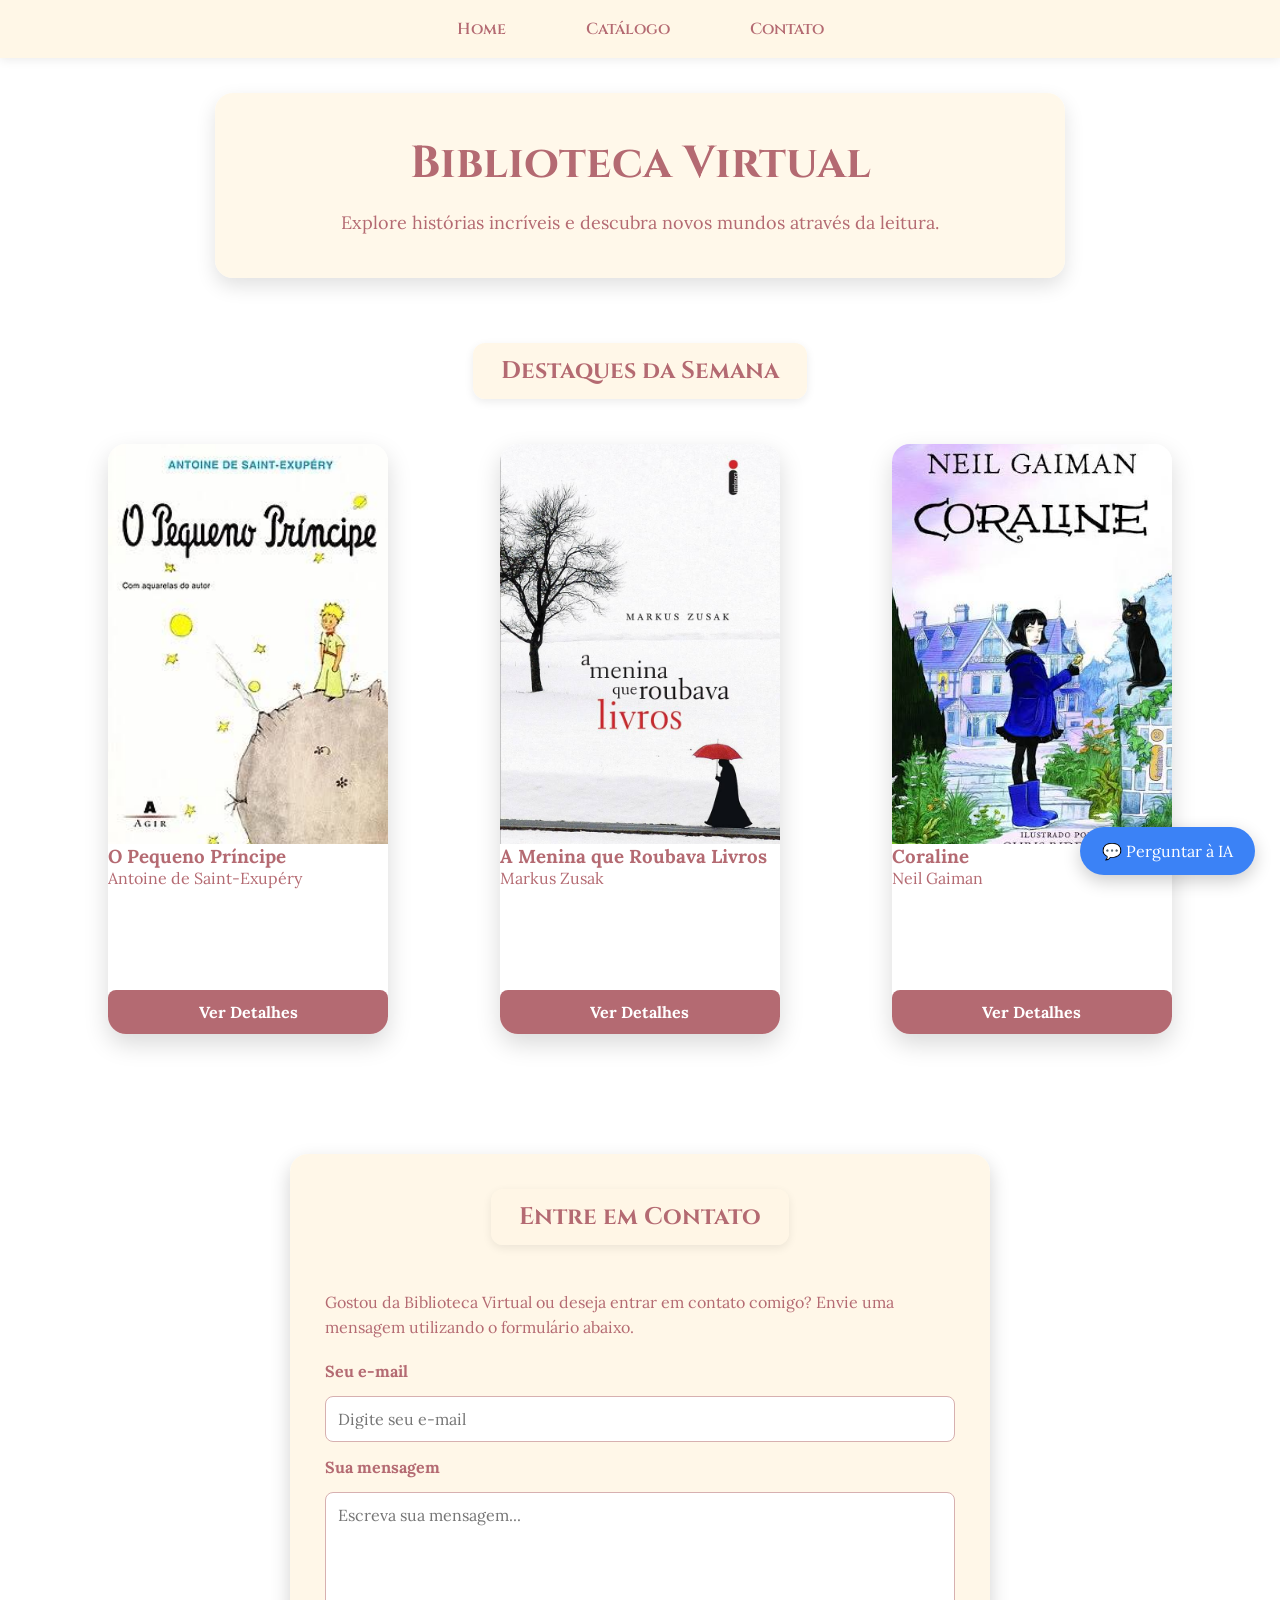
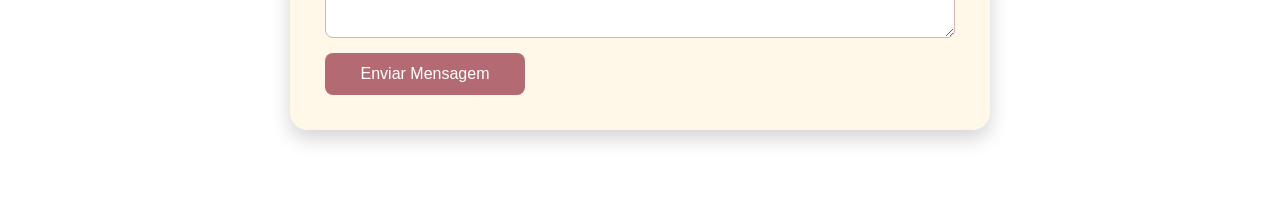
<file: index.html>
<!DOCTYPE html>
<html lang="pt-BR">

<head>
    <meta charset="UTF-8">
    <meta name="viewport" content="width=device-width, initial-scale=1.0">
    <title>Minha Biblioteca Virtual</title>

    <link rel="stylesheet" href="style.css">
</head>

<body>

    <!-- ================= MENU ================= -->

    <nav>
        <a href="#" class="nav-link">Home</a>
        <a href="#catalogo" class="nav-link">Catálogo</a>
        <a href="#contato" class="nav-link">Contato</a>
    </nav>

    <!-- ================= CABEÇALHO ================= -->

    <header class="main-header">

        <h1>Biblioteca Virtual</h1>

        <p>
            Explore histórias incríveis e descubra novos mundos através da leitura.
        </p>

    </header>

    <!-- ================= CATÁLOGO ================= -->

    <main class="content-container" id="catalogo">

        <h2 class="section-title">
            Destaques da Semana
        </h2>

        <div class="books-grid">

            <!-- Livro 1 -->

            <div class="book-card">

                <div class="book-image">

                    <img
                        src="imagens/pequeno-principe.jpg"
                        alt="O Pequeno Príncipe">

                </div>

                <h3>O Pequeno Príncipe</h3>

                <p>Antoine de Saint-Exupéry</p>

                <a
                    href="pequeno-principe.html"
                    class="btn-detalhes">

                    Ver Detalhes

                </a>

            </div>

            <!-- Livro 2 -->

            <div class="book-card">

                <div class="book-image">

                    <img
                        src="imagens/a-menina-que-roubava-livros.jpg"
                        alt="A Menina que Roubava Livros">

                </div>

                <h3>A Menina que Roubava Livros</h3>

                <p>Markus Zusak</p>

                <a
                    href="menina-que-roubava-livros.html"
                    class="btn-detalhes">

                    Ver Detalhes

                </a>

            </div>

            <!-- Livro 3 -->

            <div class="book-card">

                <div class="book-image">

                    <img
                        src="imagens/coraline.jpg"
                        alt="Coraline">

                </div>

                <h3>Coraline</h3>

                <p>Neil Gaiman</p>

                <a
                    href="coraline.html"
                    class="btn-detalhes">

                    Ver Detalhes

                </a>

            </div>

        </div>

    </main>

    <!-- ================= CONTATO ================= -->

    <section
        class="content-container"
        id="contato">

        <div class="contato-box">

            <h2 class="section-title">
                Entre em Contato
            </h2>

            <p>
                Gostou da Biblioteca Virtual ou deseja entrar em contato comigo?
                Envie uma mensagem utilizando o formulário abaixo.
            </p>

            <form
                action="https://formspree.io/f/xvzeyaad"
                method="POST">

                <label for="emailContato">

                    Seu e-mail

                </label>

                <input
                    type="email"
                    id="emailContato"
                    name="email"
                    placeholder="Digite seu e-mail"
                    required>

                <label for="mensagemContato">

                    Sua mensagem

                </label>

                <textarea
                    id="mensagemContato"
                    name="message"
                    rows="6"
                    placeholder="Escreva sua mensagem..."
                    required></textarea>

                <button type="submit">

                    Enviar Mensagem

                </button>

            </form>

        </div>

    </section>

    <!-- ================= BOTÃO IA ================= -->

    <a
        href="chat.html"
        class="chat-toggle-button">

        💬 Perguntar à IA

    </a>

</body>

</html>
</file>
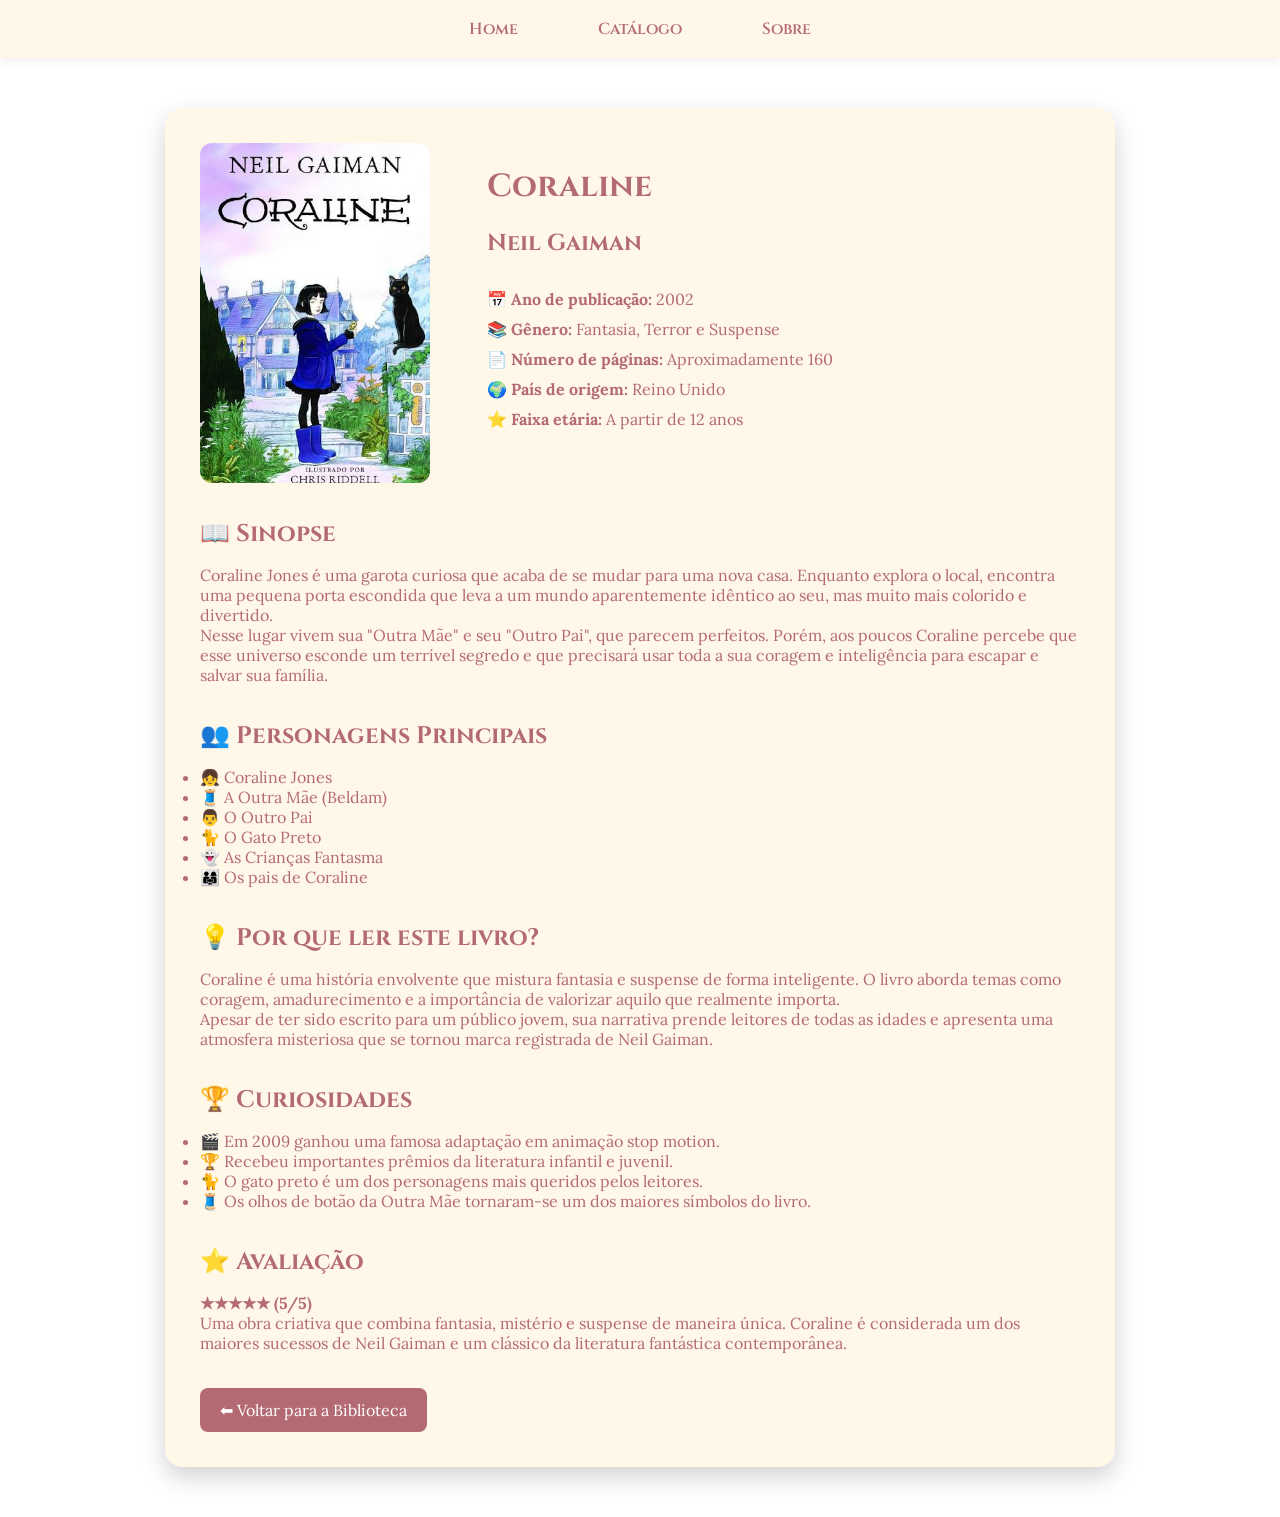
<file: coraline.html>
<!DOCTYPE html>
<html lang="pt-BR">

<head>
    <meta charset="UTF-8">
    <meta name="viewport" content="width=device-width, initial-scale=1.0">
    <title>Coraline | Biblioteca Virtual</title>

    <link rel="stylesheet" href="style.css">
</head>

<body>

    <!-- Barra de Navegação -->
    <nav>
        <a href="index.html" class="nav-link">Home</a>
        <a href="index.html" class="nav-link">Catálogo</a>
        <a href="index.html" class="nav-link">Sobre</a>
    </nav>

    <!-- Conteúdo -->
    <main class="book-details-container">

        <div class="book-header">

            <div class="book-cover">
                <img
                    src="imagens/coraline.jpg"
                    alt="Capa do livro Coraline">
            </div>

            <div class="book-info">

                <h1>Coraline</h1>

                <h3>Neil Gaiman</h3>

                <ul>

                    <li><strong>📅 Ano de publicação:</strong> 2002</li>

                    <li><strong>📚 Gênero:</strong> Fantasia, Terror e Suspense</li>

                    <li><strong>📄 Número de páginas:</strong> Aproximadamente 160</li>

                    <li><strong>🌍 País de origem:</strong> Reino Unido</li>

                    <li><strong>⭐ Faixa etária:</strong> A partir de 12 anos</li>

                </ul>

            </div>

        </div>

        <section class="book-section">

            <h2>📖 Sinopse</h2>

            <p>
                Coraline Jones é uma garota curiosa que acaba de se mudar para uma nova casa.
                Enquanto explora o local, encontra uma pequena porta escondida que leva a um
                mundo aparentemente idêntico ao seu, mas muito mais colorido e divertido.
            </p>

            <p>
                Nesse lugar vivem sua "Outra Mãe" e seu "Outro Pai", que parecem perfeitos.
                Porém, aos poucos Coraline percebe que esse universo esconde um terrível segredo
                e que precisará usar toda a sua coragem e inteligência para escapar e salvar sua família.
            </p>

        </section>

        <section class="book-section">

            <h2>👥 Personagens Principais</h2>

            <ul>

                <li>👧 Coraline Jones</li>

                <li>🧵 A Outra Mãe (Beldam)</li>

                <li>👨 O Outro Pai</li>

                <li>🐈 O Gato Preto</li>

                <li>👻 As Crianças Fantasma</li>

                <li>👨‍👩‍👧 Os pais de Coraline</li>

            </ul>

        </section>

        <section class="book-section">

            <h2>💡 Por que ler este livro?</h2>

            <p>
                Coraline é uma história envolvente que mistura fantasia e suspense de forma
                inteligente. O livro aborda temas como coragem, amadurecimento e a importância
                de valorizar aquilo que realmente importa.
            </p>

            <p>
                Apesar de ter sido escrito para um público jovem, sua narrativa prende leitores
                de todas as idades e apresenta uma atmosfera misteriosa que se tornou marca
                registrada de Neil Gaiman.
            </p>

        </section>

        <section class="book-section">

            <h2>🏆 Curiosidades</h2>

            <ul>

                <li>🎬 Em 2009 ganhou uma famosa adaptação em animação stop motion.</li>

                <li>🏆 Recebeu importantes prêmios da literatura infantil e juvenil.</li>

                <li>🐈 O gato preto é um dos personagens mais queridos pelos leitores.</li>

                <li>🧵 Os olhos de botão da Outra Mãe tornaram-se um dos maiores símbolos do livro.</li>

            </ul>

        </section>

        <section class="book-section">

            <h2>⭐ Avaliação</h2>

            <p>

                <strong>★★★★★ (5/5)</strong>

            </p>

            <p>
                Uma obra criativa que combina fantasia, mistério e suspense de maneira única.
                Coraline é considerada um dos maiores sucessos de Neil Gaiman e um clássico da
                literatura fantástica contemporânea.
            </p>

        </section>

        <a href="index.html" class="back-button">
            ⬅ Voltar para a Biblioteca
        </a>

    </main>

</body>

</html>
</file>
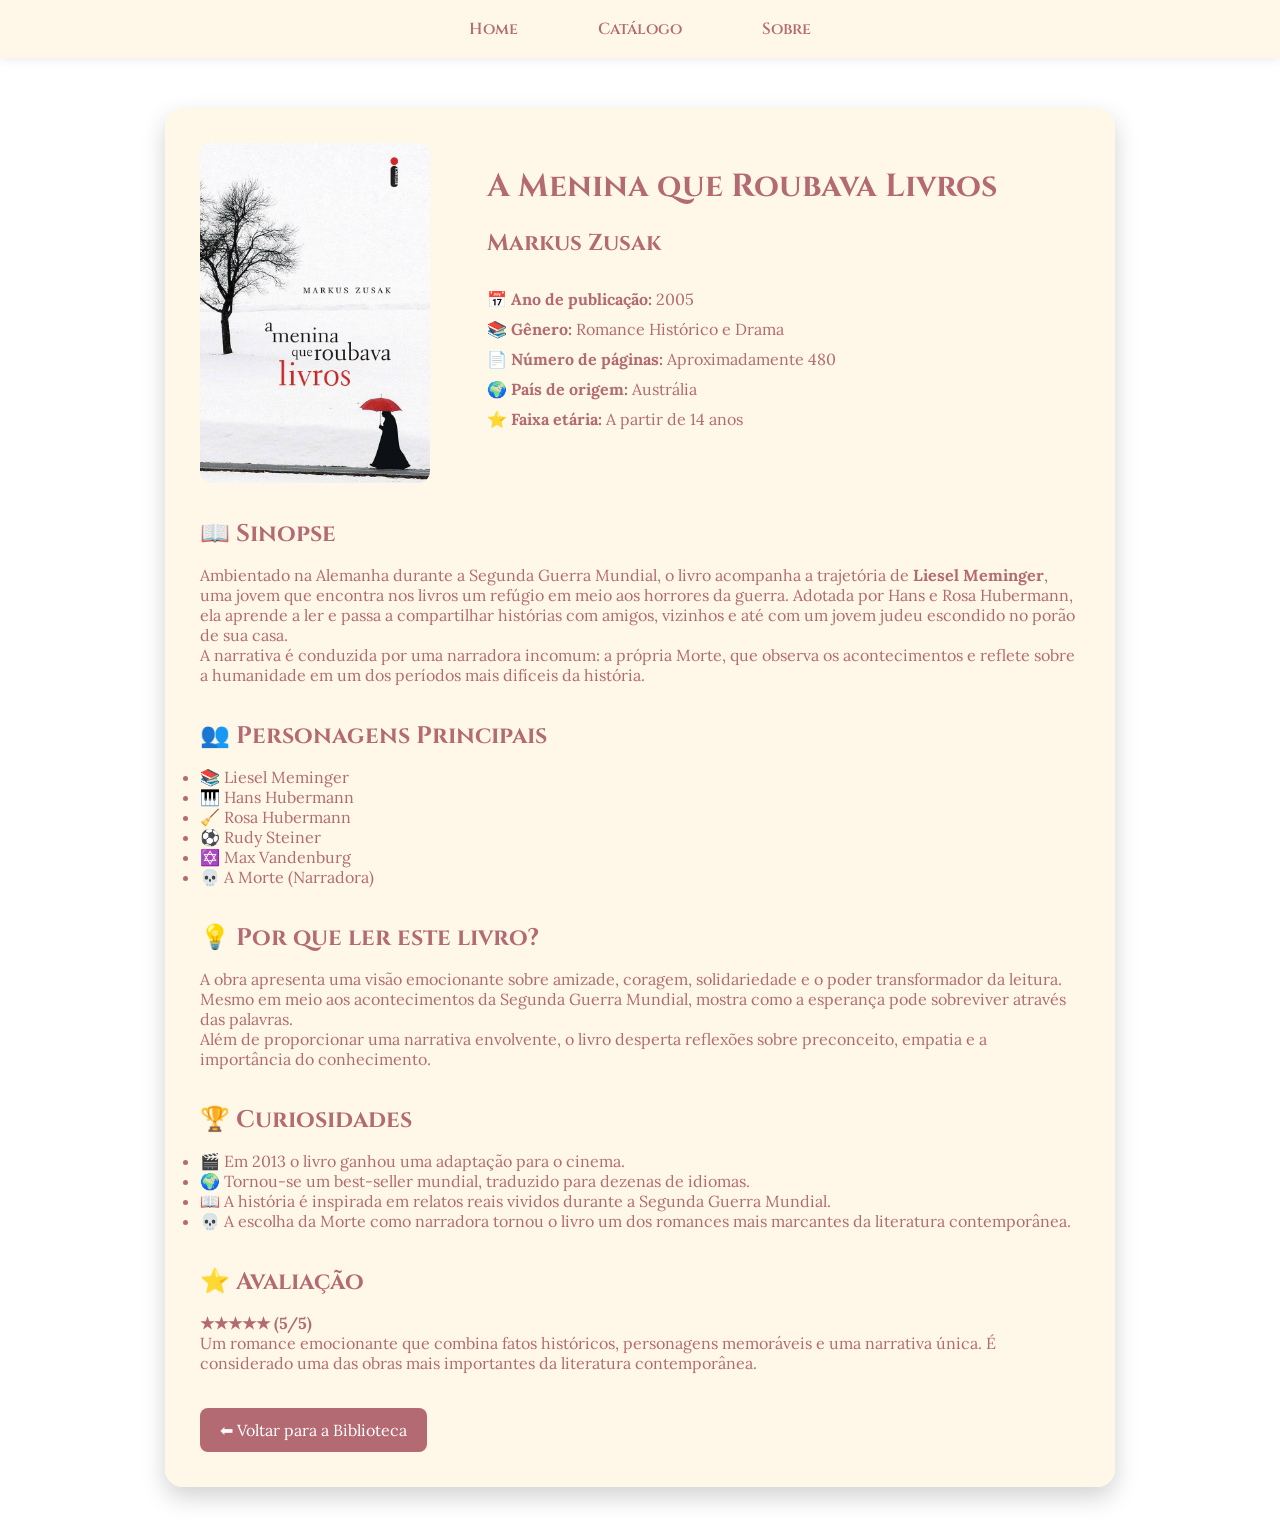
<file: menina-que-roubava-livros.html>
<!DOCTYPE html>
<html lang="pt-BR">

<head>
    <meta charset="UTF-8">
    <meta name="viewport" content="width=device-width, initial-scale=1.0">
    <title>A Menina que Roubava Livros | Biblioteca Virtual</title>

    <link rel="stylesheet" href="style.css">
</head>

<body>

    <!-- Barra de Navegação -->
    <nav>
        <a href="index.html" class="nav-link">Home</a>
        <a href="index.html" class="nav-link">Catálogo</a>
        <a href="index.html" class="nav-link">Sobre</a>
    </nav>

    <!-- Conteúdo -->
    <main class="book-details-container">

        <div class="book-header">

            <div class="book-cover">
            <img
            src="imagens/a-menina-que-roubava-livros.jpg"
            alt="Capa do livro A menina que roubava livros">
            </div>

            <div class="book-info">

                <h1>A Menina que Roubava Livros</h1>

                <h3>Markus Zusak</h3>

                <ul>

                    <li><strong>📅 Ano de publicação:</strong> 2005</li>

                    <li><strong>📚 Gênero:</strong> Romance Histórico e Drama</li>

                    <li><strong>📄 Número de páginas:</strong> Aproximadamente 480</li>

                    <li><strong>🌍 País de origem:</strong> Austrália</li>

                    <li><strong>⭐ Faixa etária:</strong> A partir de 14 anos</li>

                </ul>

            </div>

        </div>

        <section class="book-section">

            <h2>📖 Sinopse</h2>

            <p>
                Ambientado na Alemanha durante a Segunda Guerra Mundial,
                o livro acompanha a trajetória de <strong>Liesel Meminger</strong>,
                uma jovem que encontra nos livros um refúgio em meio aos horrores da guerra.
                Adotada por Hans e Rosa Hubermann, ela aprende a ler e passa a compartilhar
                histórias com amigos, vizinhos e até com um jovem judeu escondido no porão
                de sua casa.
            </p>

            <p>
                A narrativa é conduzida por uma narradora incomum: a própria Morte,
                que observa os acontecimentos e reflete sobre a humanidade em um dos períodos
                mais difíceis da história.
            </p>

        </section>

        <section class="book-section">

            <h2>👥 Personagens Principais</h2>

            <ul>

                <li>📚 Liesel Meminger</li>

                <li>🎹 Hans Hubermann</li>

                <li>🧹 Rosa Hubermann</li>

                <li>⚽ Rudy Steiner</li>

                <li>✡️ Max Vandenburg</li>

                <li>💀 A Morte (Narradora)</li>

            </ul>

        </section>

        <section class="book-section">

            <h2>💡 Por que ler este livro?</h2>

            <p>
                A obra apresenta uma visão emocionante sobre amizade, coragem,
                solidariedade e o poder transformador da leitura.
                Mesmo em meio aos acontecimentos da Segunda Guerra Mundial,
                mostra como a esperança pode sobreviver através das palavras.
            </p>

            <p>
                Além de proporcionar uma narrativa envolvente, o livro desperta
                reflexões sobre preconceito, empatia e a importância do conhecimento.
            </p>

        </section>

        <section class="book-section">

            <h2>🏆 Curiosidades</h2>

            <ul>

                <li>🎬 Em 2013 o livro ganhou uma adaptação para o cinema.</li>

                <li>🌍 Tornou-se um best-seller mundial, traduzido para dezenas de idiomas.</li>

                <li>📖 A história é inspirada em relatos reais vividos durante a Segunda Guerra Mundial.</li>

                <li>💀 A escolha da Morte como narradora tornou o livro um dos romances mais marcantes da literatura contemporânea.</li>

            </ul>

        </section>

        <section class="book-section">

            <h2>⭐ Avaliação</h2>

            <p>

                <strong>★★★★★ (5/5)</strong>

            </p>

            <p>
                Um romance emocionante que combina fatos históricos,
                personagens memoráveis e uma narrativa única.
                É considerado uma das obras mais importantes da literatura contemporânea.
            </p>

        </section>

        <a href="index.html" class="back-button">
            ⬅ Voltar para a Biblioteca
        </a>

    </main>

</body>

</html>
</file>
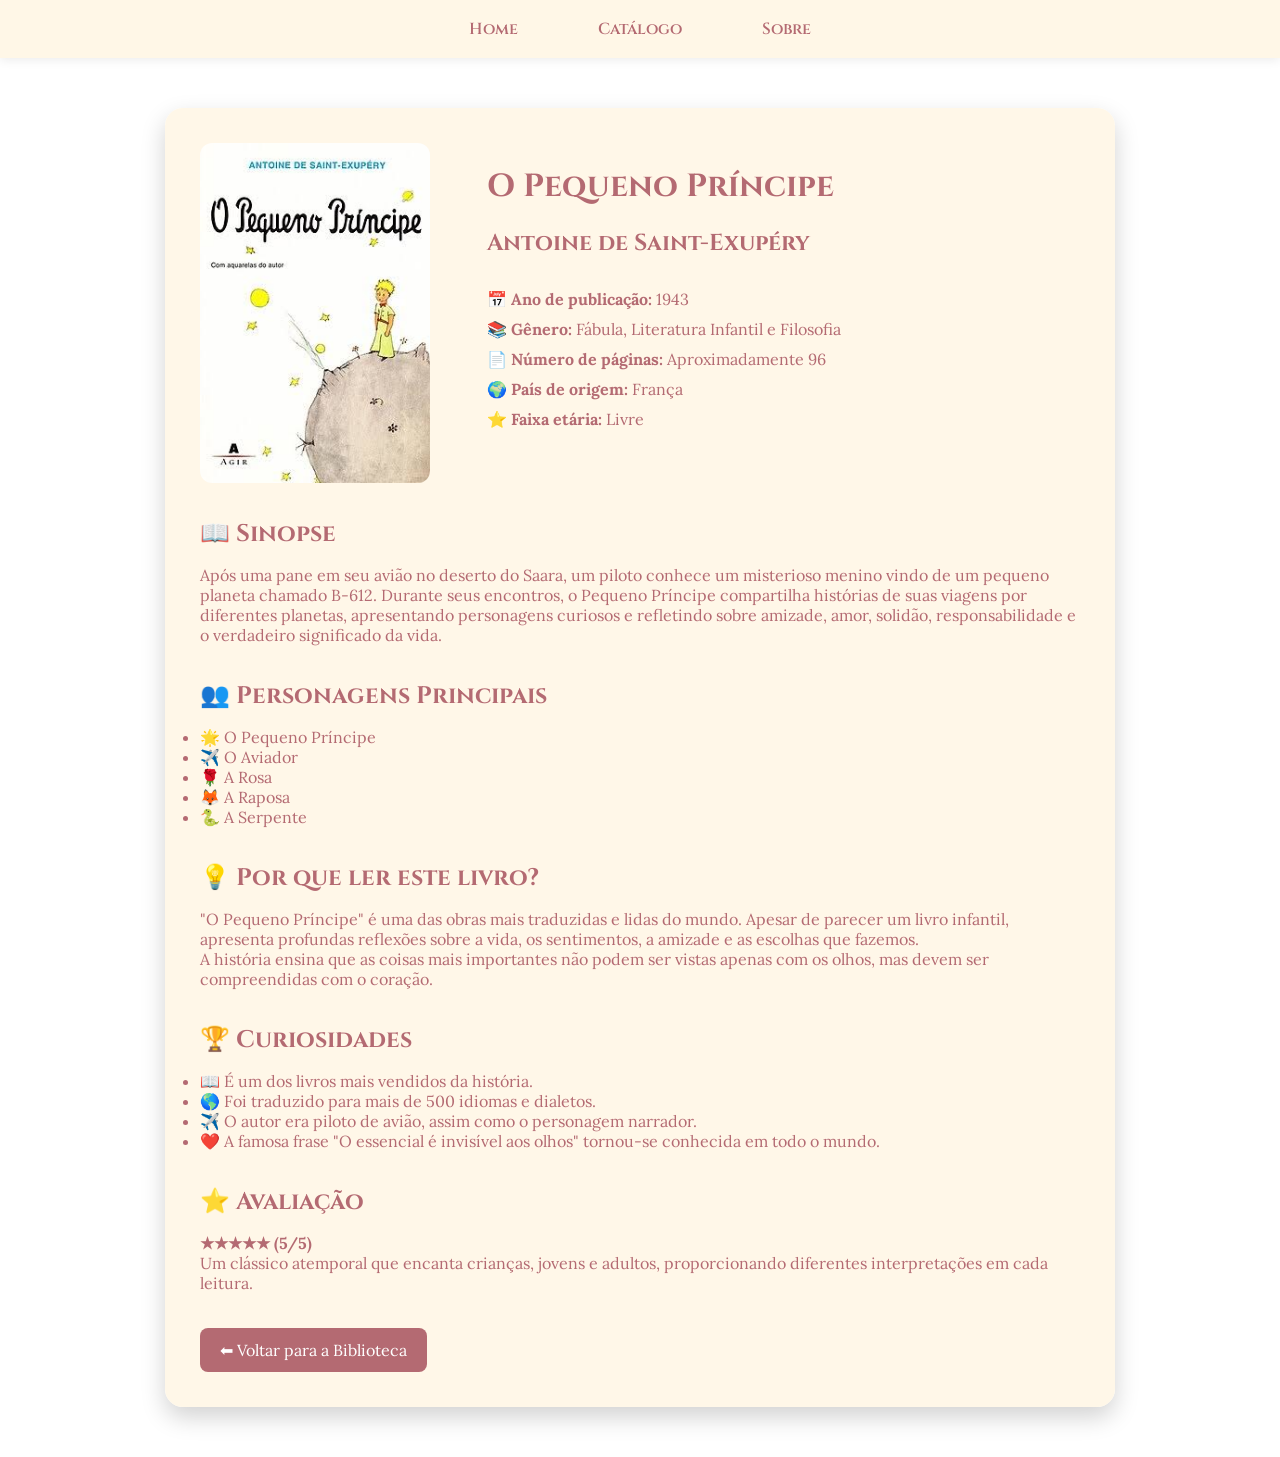
<file: pequeno-principe.html>
<!DOCTYPE html>
<html lang="pt-BR">

<head>
    <meta charset="UTF-8">
    <meta name="viewport" content="width=device-width, initial-scale=1.0">
    <title>O Pequeno Príncipe | Biblioteca Virtual</title>

    <link rel="stylesheet" href="style.css">
</head>

<body>

    <!-- Barra de Navegação -->
    <nav>
        <a href="index.html" class="nav-link">Home</a>
        <a href="index.html" class="nav-link">Catálogo</a>
        <a href="index.html" class="nav-link">Sobre</a>
    </nav>

    <!-- Conteúdo -->
    <main class="book-details-container">

        <div class="book-header">

            <div class="book-cover">
            <img
            src="imagens/pequeno-principe.jpg"
            alt="Capa do livro O Pequeno Príncipe">
            </div>

            <div class="book-info">

                <h1>O Pequeno Príncipe</h1>

                <h3>Antoine de Saint-Exupéry</h3>

                <ul>

                    <li><strong>📅 Ano de publicação:</strong> 1943</li>

                    <li><strong>📚 Gênero:</strong> Fábula, Literatura Infantil e Filosofia</li>

                    <li><strong>📄 Número de páginas:</strong> Aproximadamente 96</li>

                    <li><strong>🌍 País de origem:</strong> França</li>

                    <li><strong>⭐ Faixa etária:</strong> Livre</li>

                </ul>

            </div>

        </div>

        <section class="book-section">

            <h2>📖 Sinopse</h2>

            <p>
                Após uma pane em seu avião no deserto do Saara, um piloto conhece um
                misterioso menino vindo de um pequeno planeta chamado B-612.
                Durante seus encontros, o Pequeno Príncipe compartilha histórias de
                suas viagens por diferentes planetas, apresentando personagens curiosos
                e refletindo sobre amizade, amor, solidão, responsabilidade e o verdadeiro
                significado da vida.
            </p>

        </section>

        <section class="book-section">

            <h2>👥 Personagens Principais</h2>

            <ul>

                <li>🌟 O Pequeno Príncipe</li>

                <li>✈️ O Aviador</li>

                <li>🌹 A Rosa</li>

                <li>🦊 A Raposa</li>

                <li>🐍 A Serpente</li>

            </ul>

        </section>

        <section class="book-section">

            <h2>💡 Por que ler este livro?</h2>

            <p>
                "O Pequeno Príncipe" é uma das obras mais traduzidas e lidas do mundo.
                Apesar de parecer um livro infantil, apresenta profundas reflexões sobre
                a vida, os sentimentos, a amizade e as escolhas que fazemos.
            </p>

            <p>
                A história ensina que as coisas mais importantes não podem ser vistas
                apenas com os olhos, mas devem ser compreendidas com o coração.
            </p>

        </section>

        <section class="book-section">

            <h2>🏆 Curiosidades</h2>

            <ul>

                <li>📖 É um dos livros mais vendidos da história.</li>

                <li>🌎 Foi traduzido para mais de 500 idiomas e dialetos.</li>

                <li>✈️ O autor era piloto de avião, assim como o personagem narrador.</li>

                <li>❤️ A famosa frase "O essencial é invisível aos olhos" tornou-se conhecida em todo o mundo.</li>

            </ul>

        </section>

        <section class="book-section">

            <h2>⭐ Avaliação</h2>

            <p>

                <strong>★★★★★ (5/5)</strong>

            </p>

            <p>
                Um clássico atemporal que encanta crianças, jovens e adultos,
                proporcionando diferentes interpretações em cada leitura.
            </p>

        </section>

        <a href="index.html" class="back-button">
            ⬅ Voltar para a Biblioteca
        </a>

    </main>

</body>

</html>
</file>
<file: style.css>
/* ========================= */
/* FONTES */
/* ========================= */

@import url('https://fonts.googleapis.com/css2?family=Cinzel:wght@400;600;700&family=Lora:wght@400;500;700&display=swap');

/* ========================= */
/* CONFIGURAÇÕES GERAIS */
/* ========================= */

*{
    margin:0;
    padding:0;
    box-sizing:border-box;
}

body{
    font-family:'Lora',serif;
    color:rgb(180,106,114);
    min-height:100vh;

    background:
    url('https://i.pinimg.com/736x/9d/f0/d7/9df0d7ed1265ec8ad1a63e70ac1a822f.jpg')
    no-repeat center center fixed;

    background-size:cover;
}

/* ========================= */
/* MENU */
/* ========================= */

nav{

    position:sticky;
    top:0;

    display:flex;
    justify-content:center;
    gap:80px;

    padding:18px;

    background:rgba(255,247,230,.95);

    backdrop-filter:blur(8px);

    box-shadow:0 2px 10px rgba(0,0,0,.08);

    z-index:1000;
}

.nav-link{

    color:rgb(180,106,114);

    text-decoration:none;

    font-family:'Cinzel',serif;

    font-weight:600;

    transition:.3s;
}

.nav-link:hover{

    color:rgb(145,82,90);

    text-decoration:underline;
}

/* ========================= */
/* CABEÇALHO */
/* ========================= */

.main-header{

    max-width:850px;

    margin:35px auto;

    padding:40px;

    text-align:center;

    background:rgba(255,247,230,.82);

    border-radius:18px;

    backdrop-filter:blur(8px);

    box-shadow:0 8px 20px rgba(0,0,0,.12);
}

.main-header h1{

    font-family:'Cinzel',serif;

    font-size:2.8rem;

    margin-bottom:15px;
}

.main-header p{

    font-size:18px;

    line-height:1.6;
}

/* ========================= */
/* CONTAINER */
/* ========================= */

.content-container{

    max-width:1200px;

    margin:auto;

    padding:30px;
}

.section-title{

    display:block;

    width:fit-content;

    margin:0 auto 45px;

    padding:12px 28px;

    font-family:'Cinzel',serif;

    background:rgba(255,247,230,.9);

    border-radius:12px;

    box-shadow:0 3px 10px rgba(0,0,0,.08);
}

/* ========================= */
/* CATÁLOGO */
/* ========================= */

.books-grid{

    display:grid;

    grid-template-columns:repeat(auto-fit,minmax(280px,1fr));

    gap:35px;

    justify-items:center;
}

.book-card{

    width:280px;

    min-height:590px;

    display:flex;

    flex-direction:column;

    overflow:hidden;

    background:rgba(255,255,255,.92);

    border-radius:18px;

    box-shadow:0 10px 25px rgba(0,0,0,.15);

    transition:.3s;
}

.book-card:hover{

    transform:translateY(-8px);

    box-shadow:0 16px 35px rgba(0,0,0,.20);
}

.book-image{

    width:100%;

    height:400px;

    overflow:hidden;
}

.book-image img{

    width:100%;

    height:100%;

    object-fit:cover;

    display:block;
}

.book-info{

    flex:1;

    display:flex;

    flex-direction:column;

    justify-content:space-between;

    padding:22px;
}

.book-info h3{

    font-family:'Cinzel',serif;

    font-size:23px;

    color:rgb(180,106,114);

    margin-bottom:10px;
}

.book-info p{

    color:rgb(145,95,102);

    font-style:italic;

    margin-bottom:20px;
}

.btn-detalhes{

    margin-top:auto;

    display:block;

    text-align:center;

    padding:12px;

    border-radius:8px;

    text-decoration:none;

    background:rgb(180,106,114);

    color:white;

    font-weight:bold;

    transition:.3s;
}

.btn-detalhes:hover{

    background:rgb(155,88,96);
}

/* ========================= */
/* CONTATO */
/* ========================= */

.contato-box{

    max-width:700px;

    margin:60px auto;

    padding:35px;

    background:rgba(255,247,230,.92);

    border-radius:18px;

    box-shadow:0 8px 20px rgba(0,0,0,.18);
}

.contato-box p{

    margin:20px 0;

    line-height:1.6;
}

.contato-box form{

    display:flex;

    flex-direction:column;

    gap:15px;
}

.contato-box label{

    font-weight:bold;
}

.contato-box input,
.contato-box textarea{

    padding:12px;

    border:1px solid #d7b0b0;

    border-radius:8px;

    font-size:16px;

    font-family:'Lora',serif;
}

.contato-box textarea{

    resize:vertical;
}

.contato-box button{

    width:200px;

    padding:12px;

    border:none;

    border-radius:8px;

    background:rgb(180,106,114);

    color:white;

    cursor:pointer;

    font-size:16px;

    transition:.3s;
}

.contato-box button:hover{

    background:rgb(155,88,96);
}

/* ========================= */
/* BOTÃO IA */
/* ========================= */

.chat-toggle-button{

    position:fixed;

    right:25px;

    bottom:25px;

    padding:14px 22px;

    background:#3b82f6;

    color:white;

    text-decoration:none;

    border-radius:50px;

    box-shadow:0 6px 18px rgba(0,0,0,.2);

    transition:.3s;

    z-index:9999;
}

.chat-toggle-button:hover{

    transform:translateY(-3px);

    background:#2563eb;
}

/* ========================= */
/* CHAT */
/* ========================= */

.chat-page-body{

    display:flex;
    justify-content:center;
    align-items:center;
    min-height:100vh;

    background:
    url('https://i.pinimg.com/736x/9d/f0/d7/9df0d7ed1265ec8ad1a63e70ac1a822f.jpg')
    no-repeat center center fixed;

    background-size:cover;
}

.chat-page-container{

    width:100%;

    max-width:500px;

    padding:30px;

    background:rgba(255,255,255,.8);

    backdrop-filter:blur(10px);

    border-radius:15px;

    box-shadow:0 8px 30px rgba(0,0,0,.12);
}

/* ========================= */
/* PÁGINA DOS LIVROS */
/* ========================= */

.book-details-container{

    max-width:950px;

    margin:50px auto;

    padding:35px;

    background:rgba(255,247,230,.92);

    border-radius:18px;

    box-shadow:0 10px 25px rgba(0,0,0,.18);
}

.book-header{

    display:flex;

    gap:35px;

    flex-wrap:wrap;

    align-items:flex-start;
}

.book-cover{

    width:230px;

    height:340px;

    overflow:hidden;

    border-radius:12px;

    background:#ececec;

    display:flex;

    justify-content:center;

    align-items:center;
}

.book-cover img{

    width:100%;

    height:100%;

    object-fit:cover;
}

.book-info{

    flex:1;
}

.book-info h1{

    font-family:'Cinzel',serif;

    margin-bottom:20px;
}

.book-info ul{

    list-style:none;

    margin-top:20px;
}

.book-info li{

    margin-bottom:10px;
}

.book-section{

    margin-top:35px;
}

.book-section h2{

    font-family:'Cinzel',serif;

    margin-bottom:15px;
}

.back-button{

    display:inline-block;

    margin-top:35px;

    padding:12px 20px;

    background:rgb(180,106,114);

    color:white;

    text-decoration:none;

    border-radius:8px;

    transition:.3s;
}

.back-button:hover{

    background:rgb(155,88,96);
}

/* ========================= */
/* RESPONSIVO */
/* ========================= */

@media (max-width:768px){

    nav{

        gap:30px;
    }

    .main-header{

        margin:20px;

        padding:30px 20px;
    }

    .book-card{

        width:100%;

        max-width:320px;
    }

    .book-image{

        height:380px;
    }

    .book-header{

        justify-content:center;

        text-align:center;
    }

    .book-cover{

        margin:auto;
    }

}

/* ========================= */
/* CHAT */
/* ========================= */

.chat-header{
    display:flex;
    justify-content:space-between;
    align-items:center;
    margin-bottom:20px;
}

.chat-header h2{
    margin:0;
    font-family:'Cinzel',serif;
}

.chat-back-button{
    color:rgb(180,106,114);
    text-decoration:none;
    font-weight:bold;
}

.chat-back-button:hover{
    text-decoration:underline;
}

.chat-introducao{
    margin-bottom:20px;
    line-height:1.5;
}

#meu-form{
    display:flex;
    flex-direction:column;
    gap:15px;
}

#meu-form input,
#meu-form textarea{

    width:100%;
    padding:12px;

    border:1px solid #d8b4b4;
    border-radius:8px;

    font-size:15px;
    font-family:'Lora',serif;
}

#meu-form textarea{
    min-height:120px;
    resize:vertical;
}

.btn-enviar{

    margin-top:5px;

    padding:12px;

    border:none;

    border-radius:8px;

    background:rgb(180,106,114);

    color:white;

    cursor:pointer;

    font-size:16px;
}

.btn-enviar:hover{

    background:rgb(155,88,96);
}

.chat-resposta{

    margin-top:25px;

    padding:18px;

    border-radius:10px;

    background:#faf7f2;

    border:1px solid #e6d4d4;

    min-height:80px;

    overflow-wrap:break-word;
}
</file>
